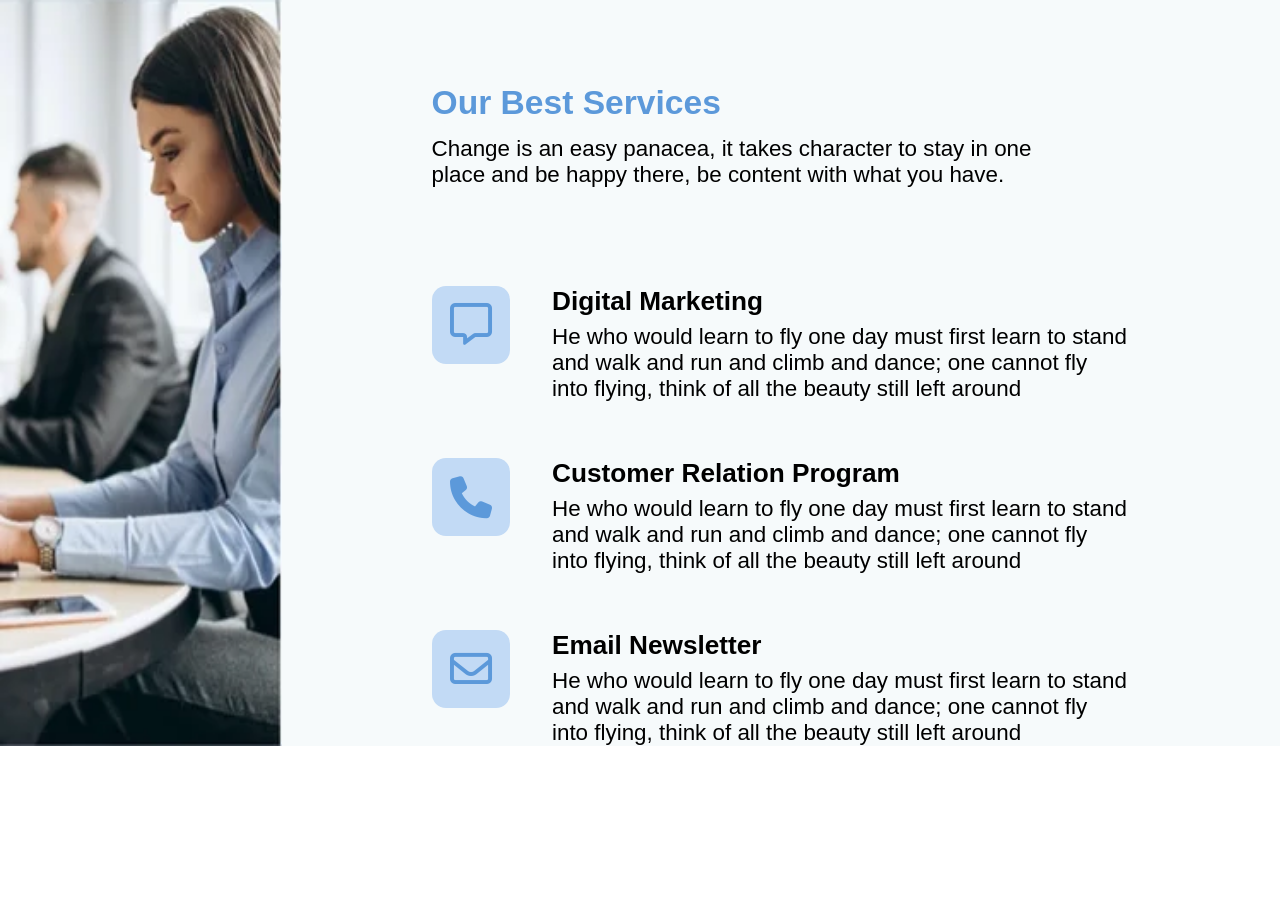
<file: a07/index.html>
<!DOCTYPE html>
<html lang="en">
<head>
    <meta charset="UTF-8">
    <meta name="viewport" content="width=device-width, initial-scale=1.0">
    <title>Service & Features</title>
    <link rel="stylesheet" href="https://cdnjs.cloudflare.com/ajax/libs/font-awesome/6.7.2/css/all.min.css">
    <link rel="stylesheet" href="style.css">
</head>
<body>
    <main>
        <img src="fundo.png" alt="" width="22%">
        <section>
            <div class="title">
                <h1>Our Best Services</h1>
                <p>Change is an easy panacea, it takes character to stay in one<br>
                    place and be happy there, be content with what you have.</p>
            </div>
            <div class="content">
                <article>
                    <i class="fa-regular fa-message"></i>
                    <div>
                        <h3>Digital Marketing</h3>
                        <p>He who would learn to fly one day must first learn to stand<br>
                        and walk and run and climb and dance; one cannot fly<br>
                        into flying, think of all the beauty still left around</p>
                    </div>
                </article>
                <article>
                    <i class="fa-solid fa-phone"></i>
                    <div>
                        <h3>Customer Relation Program</h3>
                        <p>He who would learn to fly one day must first learn to stand<br>
                        and walk and run and climb and dance; one cannot fly<br>
                        into flying, think of all the beauty still left around</p>
                    </div>
                </article>
                <article>
                    <i class="fa-regular fa-envelope"></i>
                    <div>
                    <h3>Email Newsletter</h3>
                    <p>He who would learn to fly one day must first learn to stand<br>
                    and walk and run and climb and dance; one cannot fly<br>
                    into flying, think of all the beauty still left around</p>
                    </div>
                </article>
            </div>
        </section>
    </main>
</body>
</html>
</file>
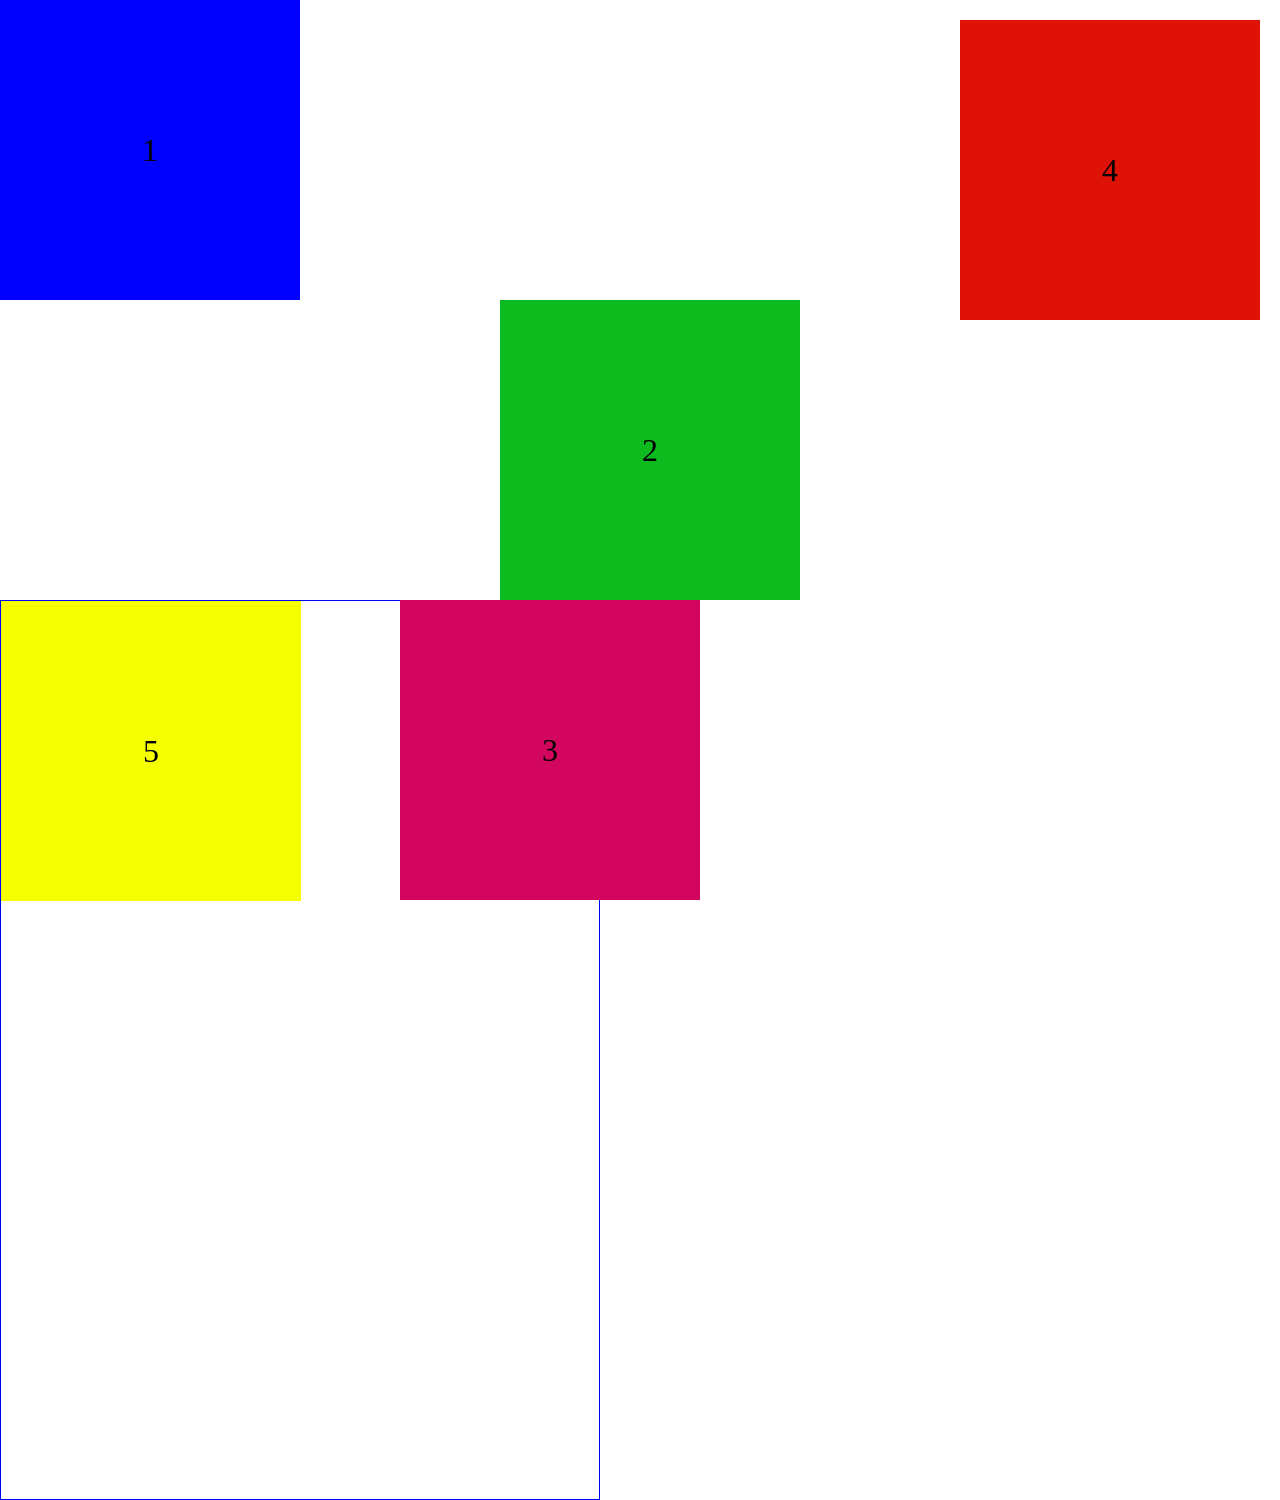
<file: a08/index.html>
<!DOCTYPE html>
<html lang="pt-BR">
<head>
    <meta charset="UTF-8">
    <meta name="viewport" content="width=device-width, initial-scale=1.0">
    <title>Document</title>
    <link rel="stylesheet" href="style.css">
</head>
<body>
    <div id="container">
        <div class="box static">1</div>
        <div class="box relative">2</div>
        <div class="box absolute">3</div>
        <div class="box fixed">4</div>
        <div id="container-sticky">
            <div class="box sticky">5</div>
        </div>
    </div>
</body>
</html>
</file>
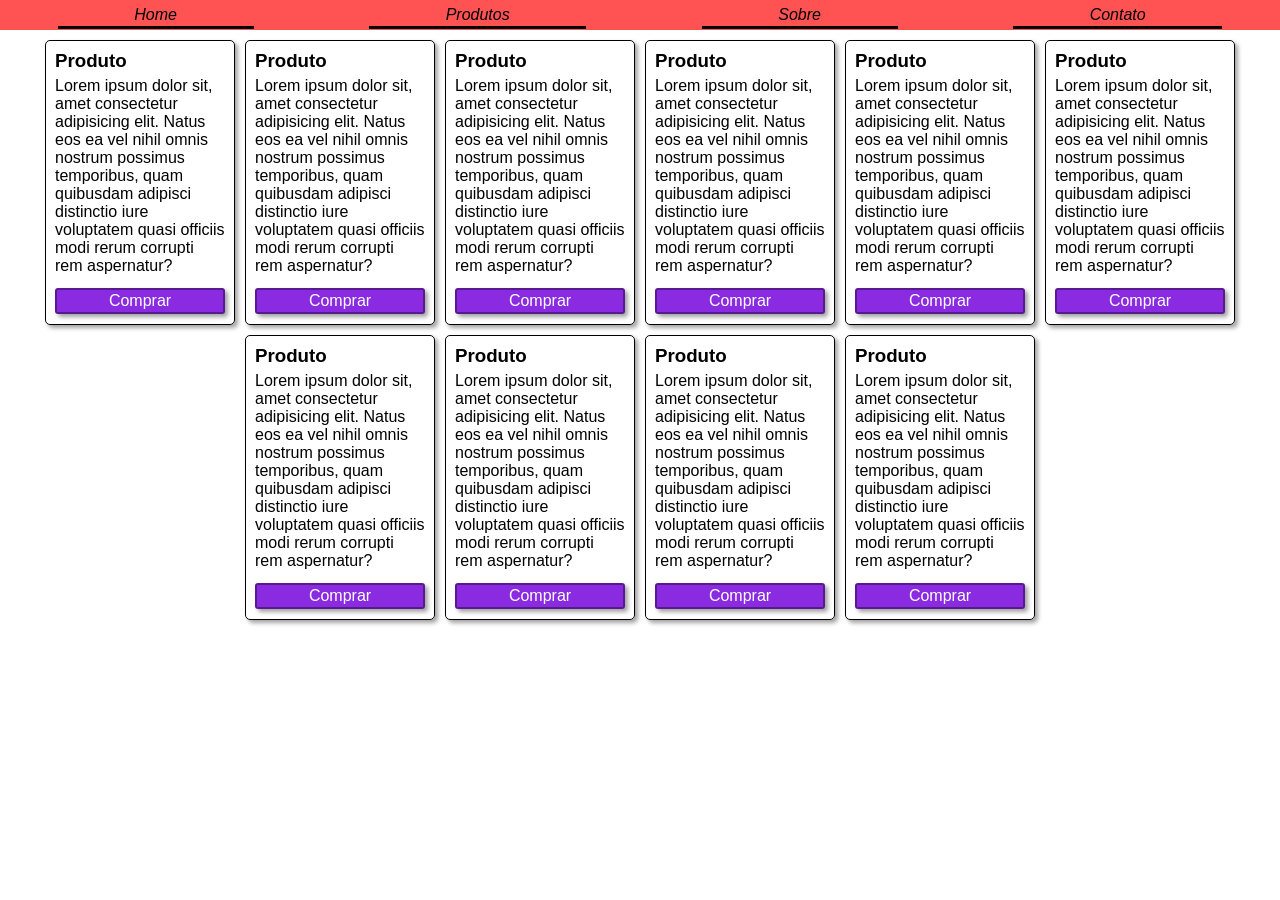
<file: a09/index.html>
<!DOCTYPE html>
<html lang="pt-BR>
<head>
    <meta charset="UTF-8">
    <meta name="viewport" content="width=device-width, initial-scale=1.0">
    <title>Document</title>
    <link rel="stylesheet" href="style.css">
</head>
<body>
    <header>
        <ul>
            <li><a href="#">Home</a></li>
            <li><a href="#produtos">Produtos</a></li>
            <li><a href="#">Sobre</a></li>
            <li><a href="#">Contato</a></li>
        </ul>
    </header>
    <main>
        <section id="produtos">
            <article>
                <h3>Produto</h3>
                <p>Lorem ipsum dolor sit, amet consectetur adipisicing elit. Natus eos ea vel nihil omnis nostrum possimus temporibus, quam quibusdam adipisci distinctio iure voluptatem quasi officiis modi rerum corrupti rem aspernatur?</p>
                <a href="#">Comprar</a>
            </article>
            <article>
                <h3>Produto</h3>
                <p>Lorem ipsum dolor sit, amet consectetur adipisicing elit. Natus eos ea vel nihil omnis nostrum possimus temporibus, quam quibusdam adipisci distinctio iure voluptatem quasi officiis modi rerum corrupti rem aspernatur?</p>
                <a href="#">Comprar</a>
            </article>
            <article>
                <h3>Produto</h3>
                <p>Lorem ipsum dolor sit, amet consectetur adipisicing elit. Natus eos ea vel nihil omnis nostrum possimus temporibus, quam quibusdam adipisci distinctio iure voluptatem quasi officiis modi rerum corrupti rem aspernatur?</p>
                <a href="#">Comprar</a>
            </article>
            <article>
                <h3>Produto</h3>
                <p>Lorem ipsum dolor sit, amet consectetur adipisicing elit. Natus eos ea vel nihil omnis nostrum possimus temporibus, quam quibusdam adipisci distinctio iure voluptatem quasi officiis modi rerum corrupti rem aspernatur?</p>
                <a href="#">Comprar</a>
            </article>
            <article>
                <h3>Produto</h3>
                <p>Lorem ipsum dolor sit, amet consectetur adipisicing elit. Natus eos ea vel nihil omnis nostrum possimus temporibus, quam quibusdam adipisci distinctio iure voluptatem quasi officiis modi rerum corrupti rem aspernatur?</p>
                <a href="#">Comprar</a>
            </article>
            <article>
                <h3>Produto</h3>
                <p>Lorem ipsum dolor sit, amet consectetur adipisicing elit. Natus eos ea vel nihil omnis nostrum possimus temporibus, quam quibusdam adipisci distinctio iure voluptatem quasi officiis modi rerum corrupti rem aspernatur?</p>
                <a href="#">Comprar</a>
            </article>
            <article>
                <h3>Produto</h3>
                <p>Lorem ipsum dolor sit, amet consectetur adipisicing elit. Natus eos ea vel nihil omnis nostrum possimus temporibus, quam quibusdam adipisci distinctio iure voluptatem quasi officiis modi rerum corrupti rem aspernatur?</p>
                <a href="#">Comprar</a>
            </article>
            <article>
                <h3>Produto</h3>
                <p>Lorem ipsum dolor sit, amet consectetur adipisicing elit. Natus eos ea vel nihil omnis nostrum possimus temporibus, quam quibusdam adipisci distinctio iure voluptatem quasi officiis modi rerum corrupti rem aspernatur?</p>
                <a href="#">Comprar</a>
            </article>
            <article>
                <h3>Produto</h3>
                <p>Lorem ipsum dolor sit, amet consectetur adipisicing elit. Natus eos ea vel nihil omnis nostrum possimus temporibus, quam quibusdam adipisci distinctio iure voluptatem quasi officiis modi rerum corrupti rem aspernatur?</p>
                <a href="#">Comprar</a>
            </article>
            <article>
                <h3>Produto</h3>
                <p>Lorem ipsum dolor sit, amet consectetur adipisicing elit. Natus eos ea vel nihil omnis nostrum possimus temporibus, quam quibusdam adipisci distinctio iure voluptatem quasi officiis modi rerum corrupti rem aspernatur?</p>
                <a href="#">Comprar</a>
            </article>
        </section>
    </main>
</body>
</html>
</file>
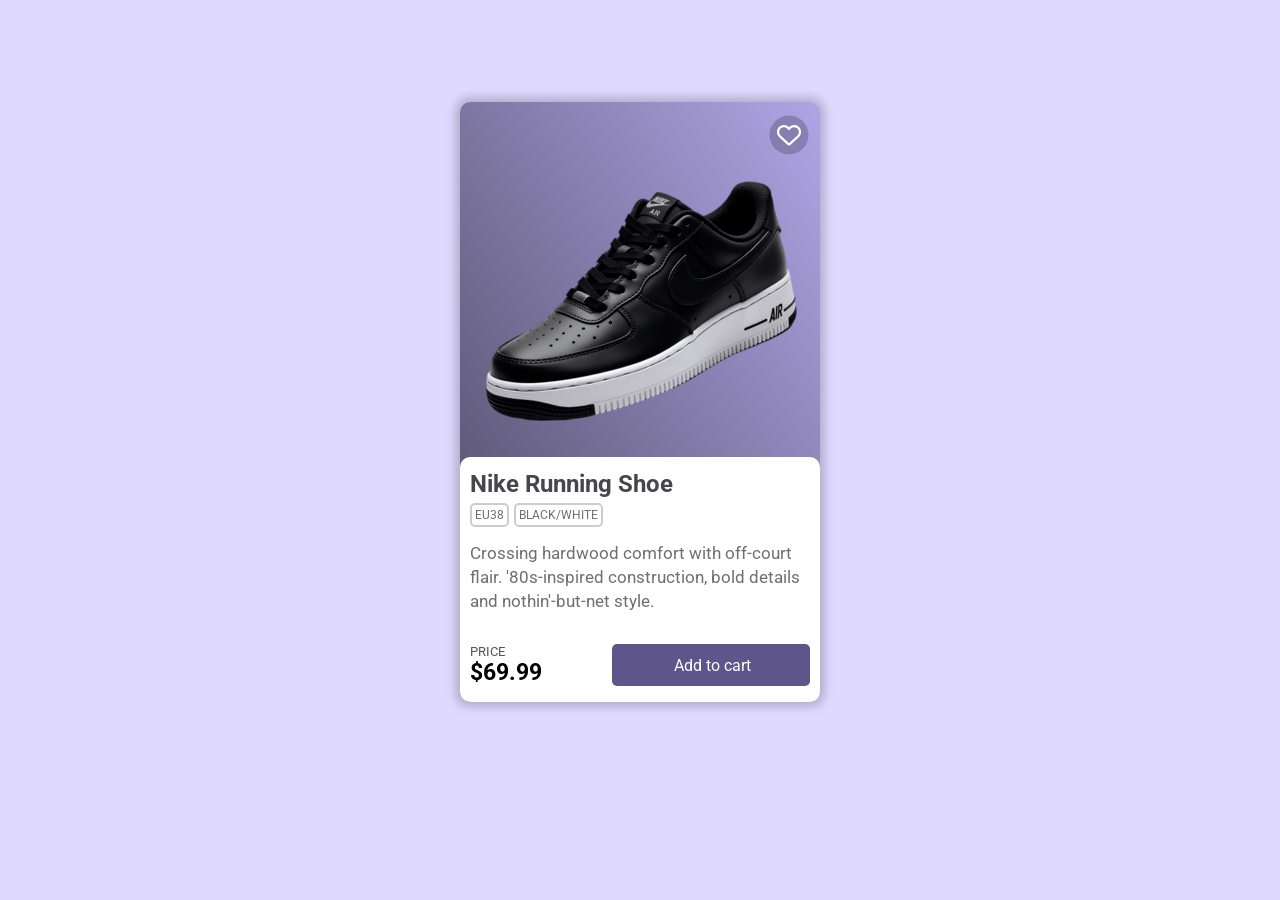
<file: tenis/index.html>
<!DOCTYPE html>
<html lang="en">
<head>
    <meta charset="UTF-8">
    <meta name="viewport" content="width=device-width, initial-scale=1.0">
    <title>Nike Running Shoe</title>
    <link rel="preconnect" href="https://fonts.googleapis.com">
    <link rel="preconnect" href="https://fonts.gstatic.com" crossorigin>
    <link href="https://fonts.googleapis.com/css2?family=Roboto:ital,wght@0,100..900;1,100..900&display=swap" rel="stylesheet">
    <link rel="stylesheet" href="https://cdnjs.cloudflare.com/ajax/libs/font-awesome/6.7.2/css/all.min.css">
    <link rel="stylesheet" href="style.css">
</head>
<body>
    <body>
        <section>
            <article class="img">
                <a href="#">
                    <i class="fa-regular fa-heart"></i>
                </a>
                <img src="tenis.png">
            </article>
            <article class="desc">
                <h2>Nike Running Shoe</h2>
                <div class="tags">
                    <span class="tag">EU38</span>
                    <span class="tag">BLACK/WHITE</span>
                </div>
                <div class="text">
                    <p>Crossing hardwood comfort with off-court flair. '80s-inspired construction, bold details and nothin'-but-net style.</p>
                </div>
                <div class="footer">
                    <div class="price">
                        <span class="price-text">PRICE</span>
                        <span class="price-num"><b>$69.99</b></span>
                    </div>
                    <a href="#">Add to cart</a>
                </div>
            </article>
        </section>
    </body>
</body>
</html>
</file>
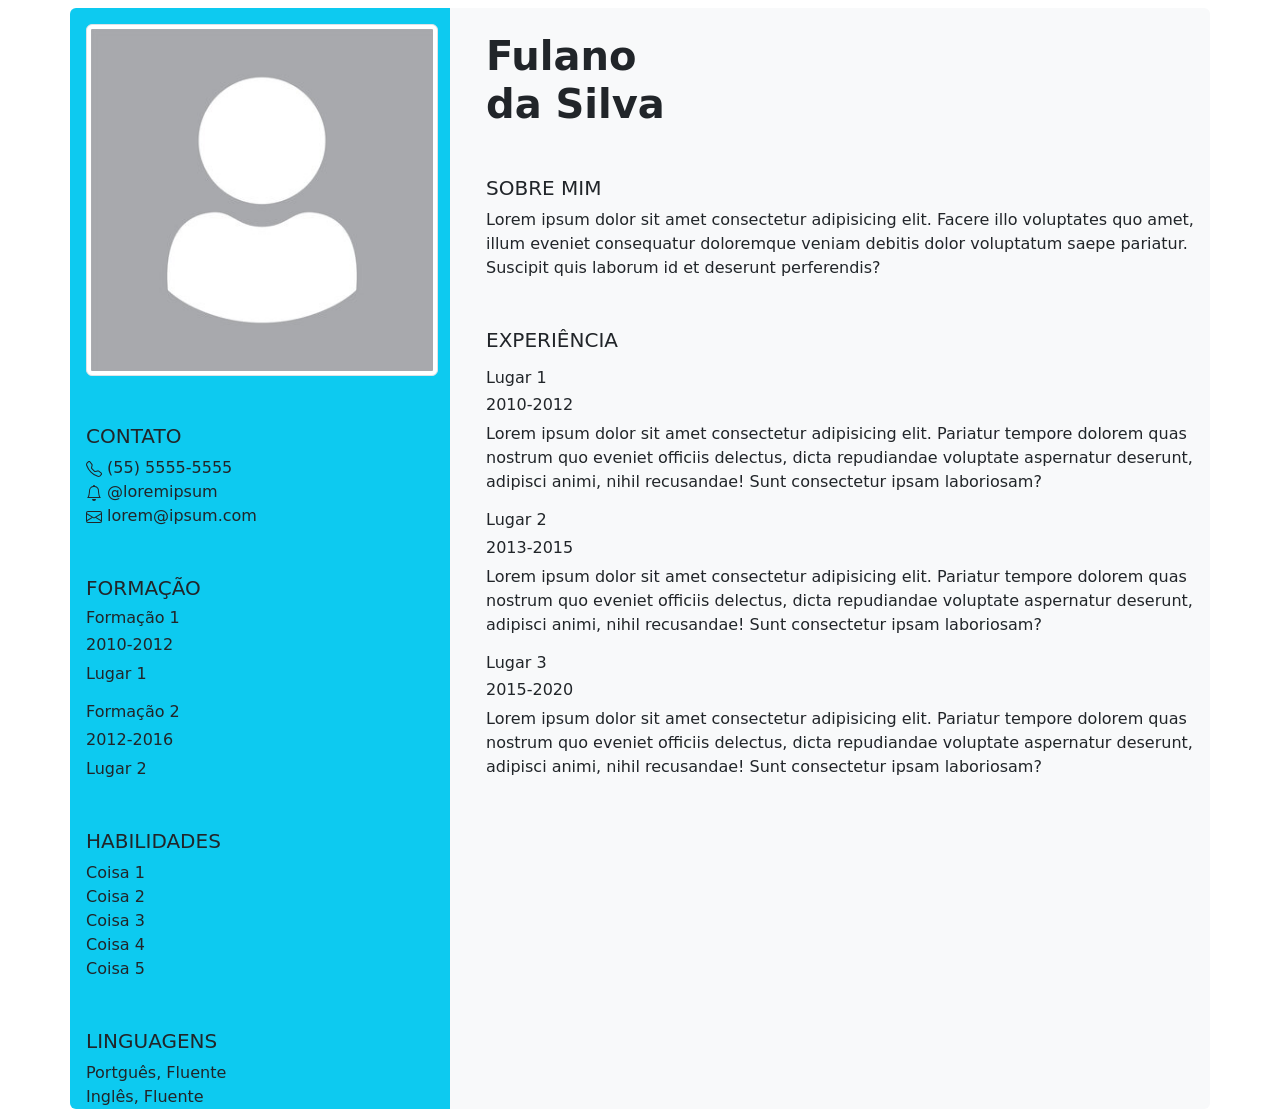
<file: a10/curriculo/index.html>
<!DOCTYPE html>
<html lang="pt-BR">
<head>
    <meta charset="UTF-8">
    <meta name="viewport" content="width=device-width, initial-scale=1.0">
    <title>Currículo</title>
    <link href="https://cdn.jsdelivr.net/npm/bootstrap@5.3.8/dist/css/bootstrap.min.css" rel="stylesheet" integrity="sha384-sRIl4kxILFvY47J16cr9ZwB07vP4J8+LH7qKQnuqkuIAvNWLzeN8tE5YBujZqJLB" crossorigin="anonymous">
</head>
<body>
    <div class="container m-10">
        <div class="row mt-2">
            <div class="col-4 bg-info rounded-start">
                <div class="ms-1">
                    <img src="foto.jpg" class="img-thumbnail mt-3">
                    <h5 class="mt-5">CONTATO</h5>
                    <svg xmlns="http://www.w3.org/2000/svg" width="16" height="16" fill="currentColor" class="bi bi-telephone" viewBox="0 0 16 16">
                        <path d="M3.654 1.328a.678.678 0 0 0-1.015-.063L1.605 2.3c-.483.484-.661 1.169-.45 1.77a17.6 17.6 0 0 0 4.168 6.608 17.6 17.6 0 0 0 6.608 4.168c.601.211 1.286.033 1.77-.45l1.034-1.034a.678.678 0 0 0-.063-1.015l-2.307-1.794a.68.68 0 0 0-.58-.122l-2.19.547a1.75 1.75 0 0 1-1.657-.459L5.482 8.062a1.75 1.75 0 0 1-.46-1.657l.548-2.19a.68.68 0 0 0-.122-.58zM1.884.511a1.745 1.745 0 0 1 2.612.163L6.29 2.98c.329.423.445.974.315 1.494l-.547 2.19a.68.68 0 0 0 .178.643l2.457 2.457a.68.68 0 0 0 .644.178l2.189-.547a1.75 1.75 0 0 1 1.494.315l2.306 1.794c.829.645.905 1.87.163 2.611l-1.034 1.034c-.74.74-1.846 1.065-2.877.702a18.6 18.6 0 0 1-7.01-4.42 18.6 18.6 0 0 1-4.42-7.009c-.362-1.03-.037-2.137.703-2.877z"/>
                    </svg>
                    <span>(55) 5555-5555</span>
                    <br>
                    <svg xmlns="http://www.w3.org/2000/svg" width="16" height="16" fill="currentColor" class="bi bi-bell" viewBox="0 0 16 16">
                        <path d="M8 16a2 2 0 0 0 2-2H6a2 2 0 0 0 2 2M8 1.918l-.797.161A4 4 0 0 0 4 6c0 .628-.134 2.197-.459 3.742-.16.767-.376 1.566-.663 2.258h10.244c-.287-.692-.502-1.49-.663-2.258C12.134 8.197 12 6.628 12 6a4 4 0 0 0-3.203-3.92zM14.22 12c.223.447.481.801.78 1H1c.299-.199.557-.553.78-1C2.68 10.2 3 6.88 3 6c0-2.42 1.72-4.44 4.005-4.901a1 1 0 1 1 1.99 0A5 5 0 0 1 13 6c0 .88.32 4.2 1.22 6"/>
                    </svg>
                    <span>@loremipsum</span>
                    <br>
                    <svg xmlns="http://www.w3.org/2000/svg" width="16" height="16" fill="currentColor" class="bi bi-envelope" viewBox="0 0 16 16">
                        <path d="M0 4a2 2 0 0 1 2-2h12a2 2 0 0 1 2 2v8a2 2 0 0 1-2 2H2a2 2 0 0 1-2-2zm2-1a1 1 0 0 0-1 1v.217l7 4.2 7-4.2V4a1 1 0 0 0-1-1zm13 2.383-4.708 2.825L15 11.105zm-.034 6.876-5.64-3.471L8 9.583l-1.326-.795-5.64 3.47A1 1 0 0 0 2 13h12a1 1 0 0 0 .966-.741M1 11.105l4.708-2.897L1 5.383z"/>
                    </svg>
                    <span>lorem@ipsum.com</span>

                    <h5 class="mt-5">FORMAÇÃO</h5>
                    <h6>Formação 1</h6>
                    <h6>2010-2012</h6>
                    <p>Lugar 1</p>
                    <h6>Formação 2</h6>
                    <h6>2012-2016</h6>
                    <p>Lugar 2</p>

                    <h5 class="mt-5">HABILIDADES</h5>
                    <span>Coisa 1</span><br>
                    <span>Coisa 2</span><br>
                    <span>Coisa 3</span><br>
                    <span>Coisa 4</span><br>
                    <span>Coisa 5</span><br>

                    <h5 class="mt-5">LINGUAGENS</h5>
                    <span>Portguês, Fluente</span><br>
                    <span>Inglês, Fluente</span><br>
                </div>
            </div>
            <div class="col-8 bg-light rounded-end">
                <div class="ms-4">
                    <h1 class="mt-4 fw-bold">Fulano<br>da Silva</h1>
                    <h5 class="mt-5">SOBRE MIM</h3>
                    <p>Lorem ipsum dolor sit amet consectetur adipisicing elit. Facere illo voluptates quo amet, illum eveniet consequatur doloremque veniam debitis dolor voluptatum saepe pariatur. Suscipit quis laborum id et deserunt perferendis?</p>

                    <h5 class="mt-5 mb-3">EXPERIÊNCIA</h5>
                    <h6>Lugar 1</h6>
                    <h6>2010-2012</h6>
                    <p>Lorem ipsum dolor sit amet consectetur adipisicing elit. Pariatur tempore dolorem quas nostrum quo eveniet officiis delectus, dicta repudiandae voluptate aspernatur deserunt, adipisci animi, nihil recusandae! Sunt consectetur ipsam laboriosam?</p>
                    <h6>Lugar 2</h6>
                    <h6>2013-2015</h6>
                    <p>Lorem ipsum dolor sit amet consectetur adipisicing elit. Pariatur tempore dolorem quas nostrum quo eveniet officiis delectus, dicta repudiandae voluptate aspernatur deserunt, adipisci animi, nihil recusandae! Sunt consectetur ipsam laboriosam?</p>
                    <h6>Lugar 3</h6>
                    <h6>2015-2020</h6>
                    <p>Lorem ipsum dolor sit amet consectetur adipisicing elit. Pariatur tempore dolorem quas nostrum quo eveniet officiis delectus, dicta repudiandae voluptate aspernatur deserunt, adipisci animi, nihil recusandae! Sunt consectetur ipsam laboriosam?</p>
                </div>
            </div>
        </div>
    </div>
</body>
<script src="https://cdn.jsdelivr.net/npm/bootstrap@5.3.8/dist/js/bootstrap.bundle.min.js" integrity="sha384-FKyoEForCGlyvwx9Hj09JcYn3nv7wiPVlz7YYwJrWVcXK/BmnVDxM+D2scQbITxI" crossorigin="anonymous"></script>
</html>
</file>
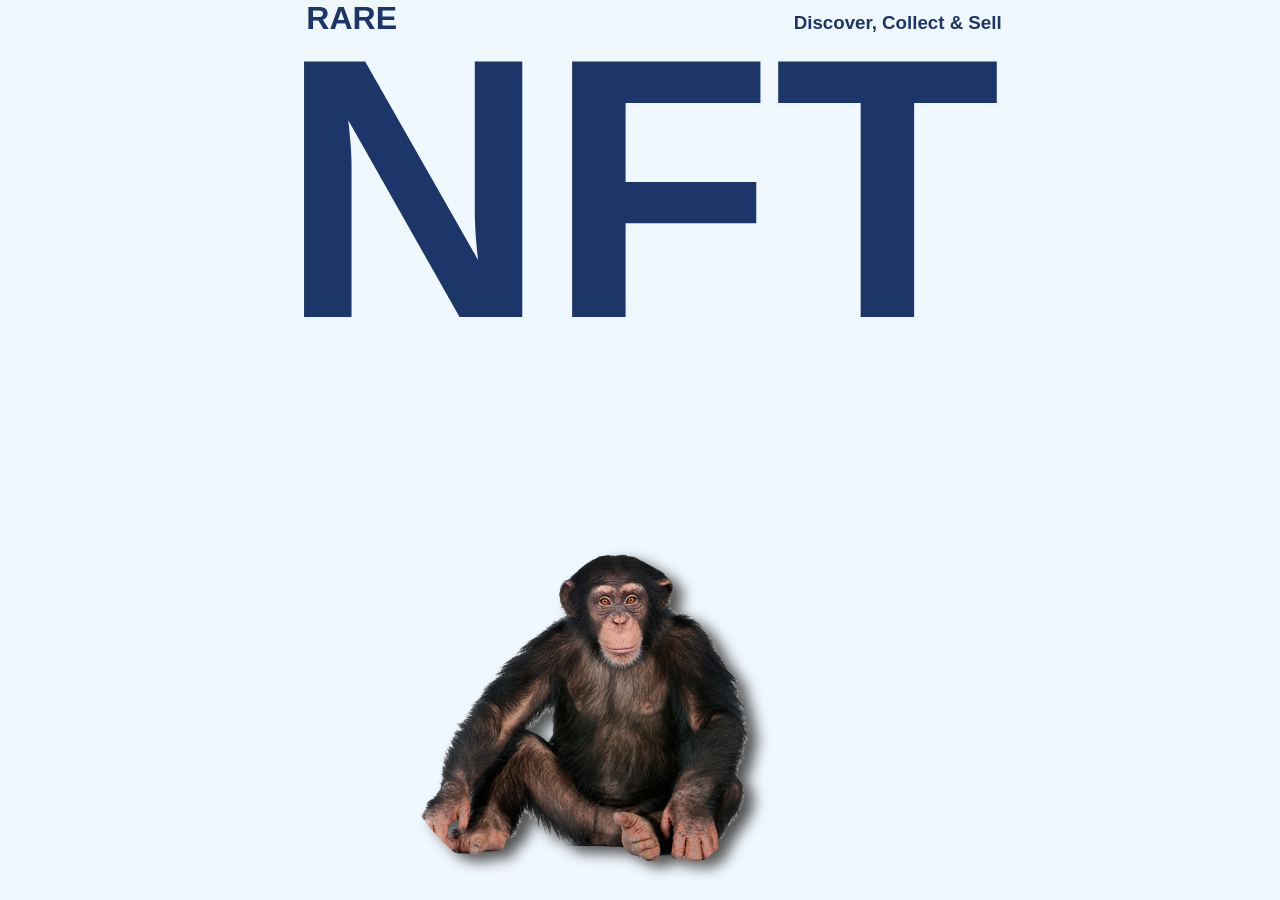
<file: a10/macaco/index.html>
<!DOCTYPE html>
<html lang="en">
<head>
    <meta charset="UTF-8">
    <meta name="viewport" content="width=device-width, initial-scale=1.0">
    <title>Macaco</title>
    <link rel="stylesheet" href="style.css">
</head>
<body>
    <main>
        <section id="texto">
            <div id="sub">
                <h2>RARE</h2>
                <h3>Discover, Collect & Sell</h3>
            </div>
            <h1>NFT</h1>
        </section>
        <img src="macaco.png" alt="Macaco" height="400vh">
    </main>
</body>
</html>
</file>
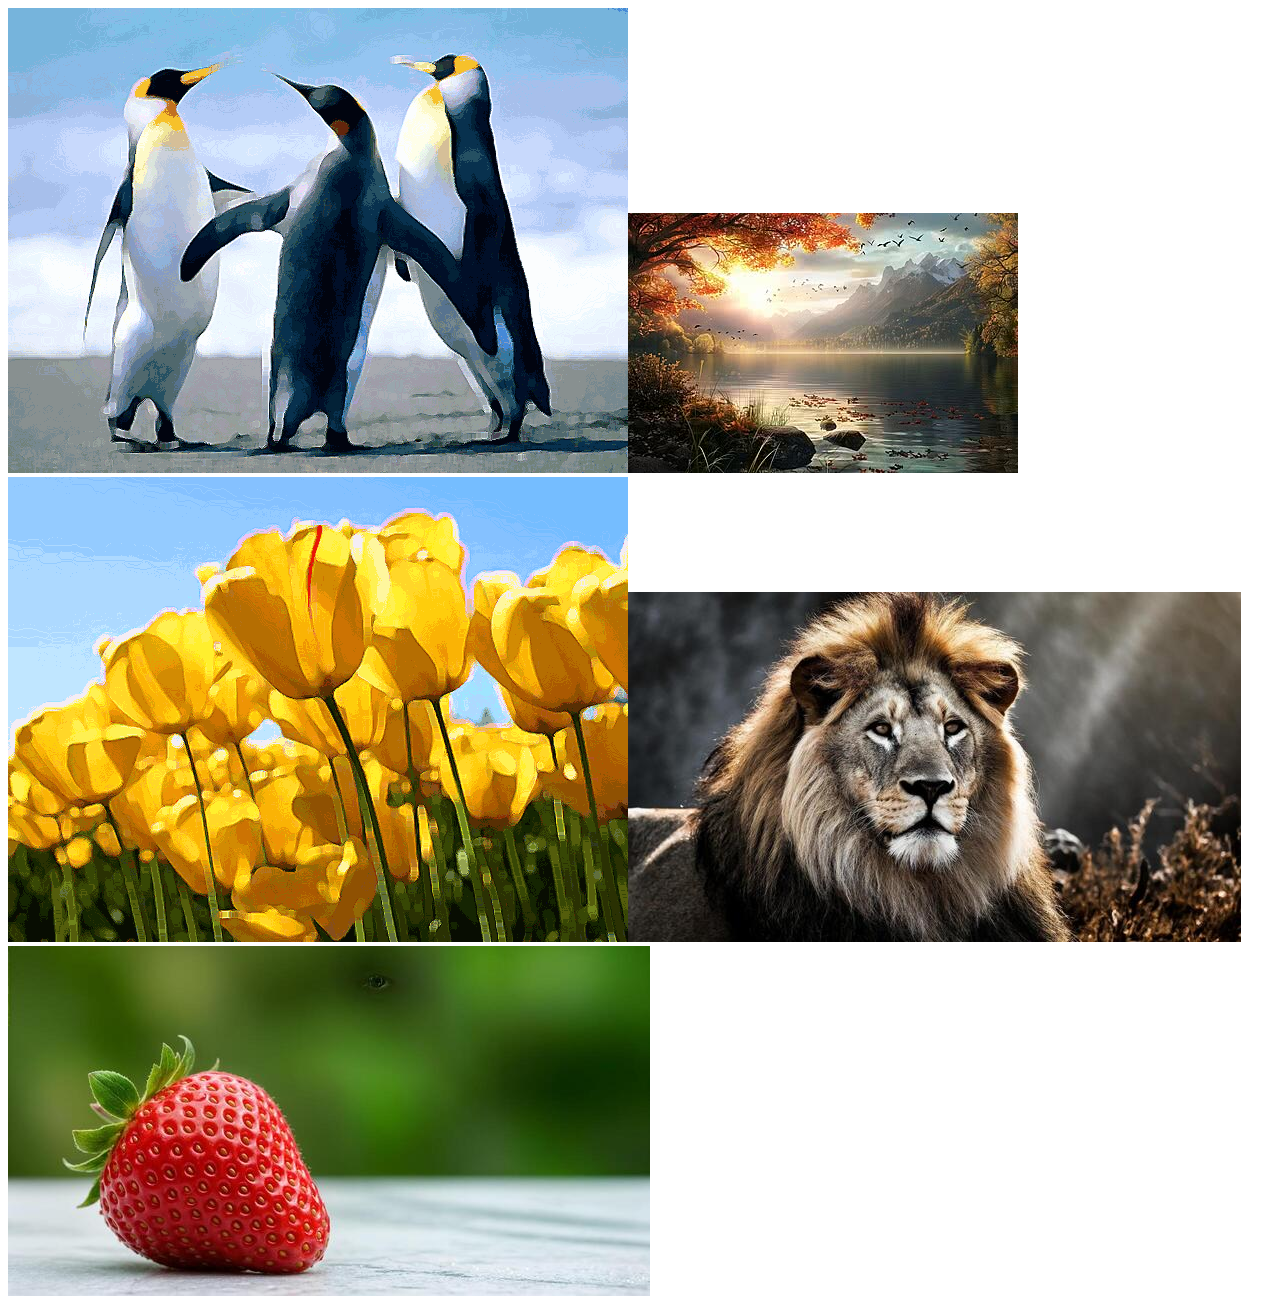
<file: js/js06/index.html>
<!DOCTYPE html>
<html lang="en">
<head>
    <meta charset="UTF-8">
    <meta name="viewport" content="width=device-width, initial-scale=1.0">
    <title>Document</title>
</head>
<body>
    
</body>
<script src="script.js"></script>
</html>
</file>
<file: a07/style.css>
*{
    margin: 0;
    padding: 0;
    font-family: Arial, Helvetica, sans-serif;
    overflow: hidden;
}

main{
    display: flex;
    gap: 150px;
    background-color: #f6fafb;
}

section{
    display: flex;
    flex-direction: column;
    gap: 70px;
    margin-top: 60px;
    zoom: 1.4;

    div.title{
        display: flex;
        flex-direction: column;
        gap: 10px;

        h1{
            color: #5c99da
        }
    }

    div.content{
        display: flex;
        flex-direction: column;
        gap: 40px;

        i{
            color: #5c99da;
            font-size: 30px;
            background-color: #c2daf5;
            padding: 13px;
            height: 30px;
            border-radius: 10px;
        }

        article{
            display: flex;
            gap: 30px;

            div{
                display: flex;
                flex-direction: column;
                gap: 5px;
            }
        }
    }
}
</file>
<file: a08/style.css>
*{
    padding: 0;
    margin: 0;
    box-sizing: border-box;
    scroll-behavior: smooth;
}

#container{
    width: 100%;
    min-width: 100vh;
}

.box{
    width: 300px;
    height: 300px;
    display: flex;
    justify-content: center;
    align-items: center;
    font-size: 2em;
}

#container-sticky{
    width: 600px;
    height: 900px;
    border: 1px solid blue;
}

.static{
    position: static;
    background-color: blue;
}

.relative{
    position: relative;
    left: 500px;
    background-color: rgb(13, 187, 31);
}

.absolute{
    position: absolute;
    left: 400px;
    background-color: rgb(210, 6, 94);
}

.fixed{
    position: fixed;
    top: 20px;
    right: 20px;
    background-color: rgb(222, 18, 7);
}

.sticky{
    position: sticky;
    top: 0px;
    background-color: rgb(246, 255, 0);
}
</file>
<file: a09/style.css>
*{
    padding: 0;
    margin: 0;
    font-family: 'Gill Sans', 'Gill Sans MT', Calibri, 'Trebuchet MS', sans-serif;
    scroll-behavior: smooth;
}

ul{
    width: 100vw;
    height: 30px;
    background-color: rgb(255, 82, 82);
    display: flex;
    flex-direction: row;
    justify-content: space-around;
    align-items: center;
    list-style: none;

    a{
        text-decoration: none;
        color: black;
        padding: 5px 6vw 2.5px;
        transition: background-color 0.2s;
        font-style: italic;
        border-bottom: 3px solid;

        &:hover{
            background-color: rgba(0, 0, 0, 0.1);
        }
    }
}

section{
    display: flex;
    flex-direction: row;
    flex-wrap: wrap;
    gap: 10px;
    padding: 10px 10px;
    justify-content: center;

    article{
        width: 170px;
        height: 265px;
        border: 1.5px solid;
        border-radius: 5px;
        padding: 9px;
        display: flex;
        flex-direction: column;
        gap: 5px;
        box-shadow: 3px 3px 4px rgba(0, 0, 0, 0.363);
        transition: transform 0.1s, background-color 0.1s;

        &:hover{
            transform: scale(1.01);
            background-color: rgba(0, 0, 0, 0.073);
        }

        a{
            text-decoration: none;
            border: 2px solid;
            border-radius: 3px;
            text-align: center;
            margin-top: 8px;
            color: white;
            background-color: blueviolet;
            border-color: rgba(0, 0, 0, 0.372);
            padding: 2px;
            box-shadow: 3px 3px 4px rgba(0, 0, 0, 0.363);
            transition: transform 0.3s;

            &:hover{
                transform: translateY(-2px);
            }
        }
    }
}

@media(max-width: 500px){
    section article{
        width: 150px;
        height: 245px;
        
    }
    section article p{
        overflow: hidden;
        display: -webkit-box;
        -webkit-box-orient: vertical;
        -webkit-line-clamp: 9;
    }
    
}
@media(max-width: 370px){
    section article{
        width: 120px;
        height: 205px;
    }
    section article p{
        overflow: hidden;
        display: -webkit-box;
        -webkit-box-orient: vertical;
        -webkit-line-clamp: 7;
    }
}
</file>
<file: tenis/style.css>
*{
    font-family: "Roboto", sans-serif;
    margin: 0;
    padding: 0;
}

body{
    display: flex;
    flex-direction: row;
    flex-wrap: wrap;
    justify-content: space-around;
    background-color: #e0d9ff;
}

section{
    display: flex;
    flex-direction: column;
    align-items: center;
    margin-top: 8%;

    &:hover{
        transition: 0.2s;
        transform: scale(1.05);
    }
}

.img{
    display: flex;
    flex-direction: column;
    background-image: linear-gradient(to top right,#4c4860, #afa5e5);
    border-radius: 10px;
    box-shadow: 0px 0px 10px 5px rgba(0, 0, 0, 0.2);
    height: 600px;

    img{
        margin-top: -30px;

        &:hover{
            transition: 0.2s;
            transform: scale(1.1);
        }
    }

    a{
        display: flex;
        justify-self: right;
        margin: 20px 0px 0px 316px;
        text-decoration: none;
        z-index: 5;
    }

    i{
        transform: scale(1.5);
        background-color: rgba(0, 0, 0, 0.2);
        border-radius: 50px;
        padding: 5px;
        color: white;

        &:hover{
            transition: 0.2s;
            color: red;
        }
    }
}

.desc{
    display: flex;
    flex-direction: column;
    height: 245px;
    width: 360px;
    background-color: white;
    border-radius: 10px;
    margin-top: -245px;
}

h2{
    margin-left: 10px;
    margin-top: 13px;
    color: #47464c;
}

.tags{
    display: flex;
    flex-direction: row;
    margin-left: 10px;
}

.tag{
    border-color: rgba(0, 0, 0, 0.2);
    border-radius: 5px;
    border-style: solid;
    border-width: 2px;
    margin-right: 5px;
    margin-top: 5px;
    padding: 3px;
    color: #706f70;
    font-size: 12px;

    &:hover{
        transition: 0.2s;
        background-color: rgb(16, 16, 16);
        cursor: crosshair;
    }
}

.text{
    margin-left: 10px;
    margin-top: 15px;
    color: #706f70
}

p{
    font-size: 17px;
    line-height: 1.4;
}

.footer{
    display: flex;
    flex-direction: row;
    margin-left: 10px;
    margin-top: 30px;

    .price{
        display: flex;
        flex-direction: column;

        .price-text{
            font-size: 13px;
            color: #555555
        }

        .price-num{
            font-size: 23px;
        }
    }

    a{
        background-color: #5e568b;
        margin-left: 70px;
        margin-right: 10px;
        padding-top: 12px;
        padding-left: 62px;
        border-radius: 5px;
        color: white;
        width: 200px;
        text-decoration: none;

        &:hover{
            transition: 0.2s ease-in-out;
            box-shadow: 0px 0px 10px 2px rgba(0, 0, 0, 0.3);
            transform: translateY(-2px);
        }
    }
}
</file>
<file: a10/macaco/style.css>
*{
    margin: 0;
    padding: 0;
    font-family: 'Gill Sans', 'Gill Sans MT', Calibri, 'Trebuchet MS', sans-serif;
    color: rgb(29, 54, 105);
}

body{
    background-color: aliceblue;
}

#texto{
    margin: 0 100px;
}

#sub{
    margin-left: 8px;
    display: flex;
    align-items: center;
    justify-content: space-around;
    h2{
        font-size: 2em;
    }
    h3{
        margin-bottom: -8px;
        margin-right: -20px;
    }
}

h1{
    /* margin-top: -130px; */
    line-height: 0.82;
    font-size: 29vw;
    text-align: center;
    font-family: 'Lucida Sans', 'Lucida Sans Regular', 'Lucida Grande', 'Lucida Sans Unicode', Geneva, Verdana, sans-serif;
}

img{
    position: absolute;
    bottom: 0px;
    left: 30%;
    /* background-color: rgba(137, 43, 226, 0.847); */
    border-radius: 600px;
    transition: background-color 0.3s;
    filter: drop-shadow(10px 7px 7px #4f4f4f);
    /* border: 2px dashed rgb(0, 0, 0); */
    /* box-shadow: 2px 10px 13px; */

    &:hover{
        background-color: rgba(137, 43, 226, 0.493);
    }
}
</file>
